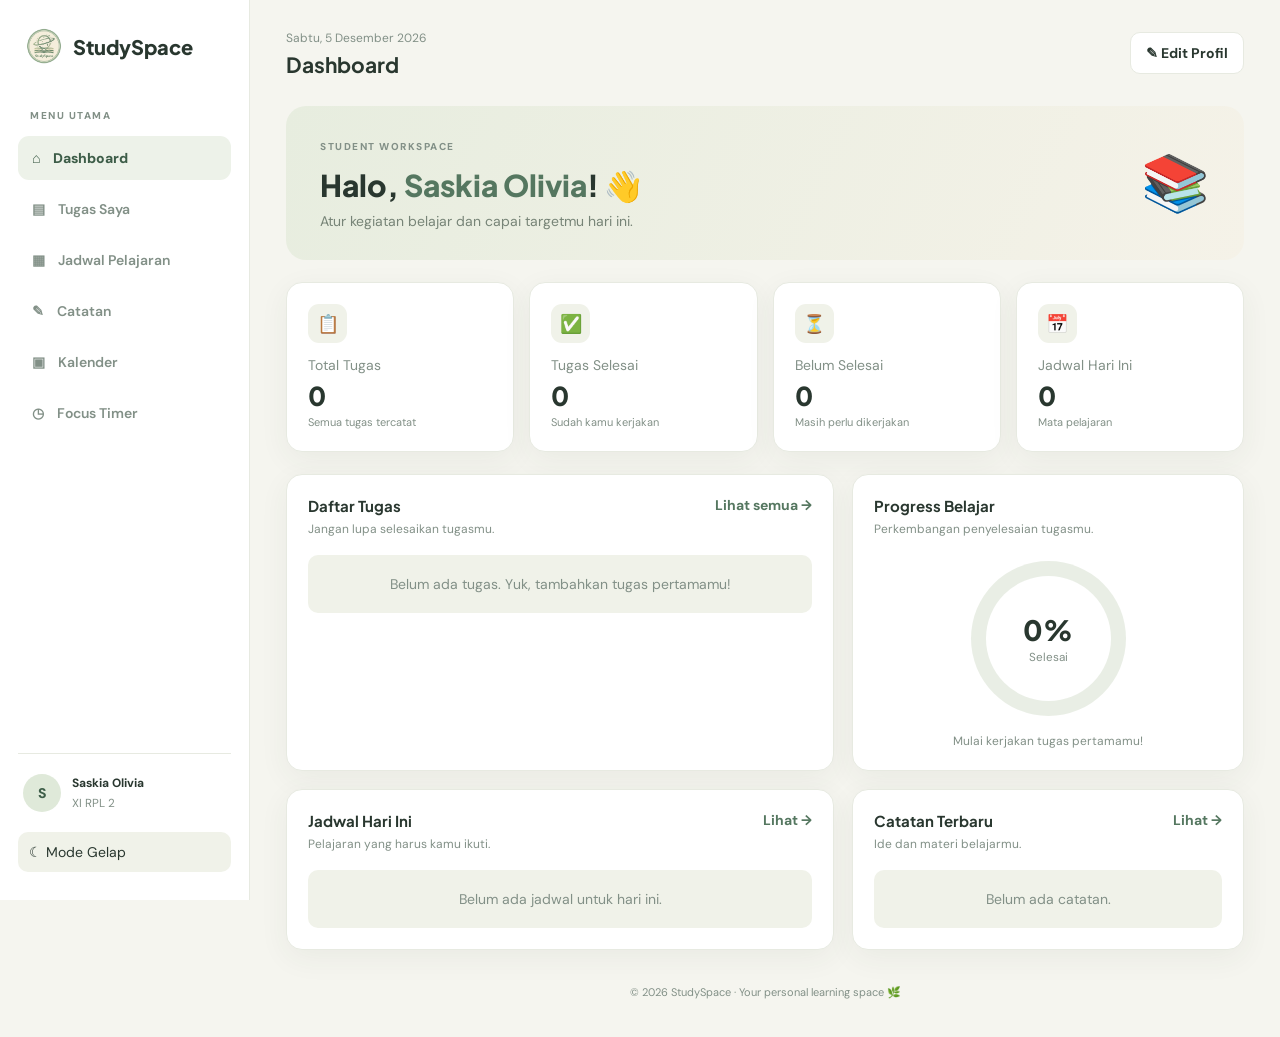
<file: index.html>
<!DOCTYPE html>
<html lang="id">
<head>
    <meta charset="UTF-8">
    <meta name="viewport" content="width=device-width, initial-scale=1.0">
    <title>StudySpace | Student Dashboard</title>
    <link rel="stylesheet" href="css/style.css">
    <link rel="icon" href="assets/logo.png">
</head>
<body>

<div class="app">
    <aside class="sidebar" id="sidebar">
        <div class="brand">
            <img src="assets/logo.png" alt="Logo">
            <span>StudySpace</span>
        </div>

        <p class="menu-label">MENU UTAMA</p>
        <nav>
            <a href="#dashboard" class="nav-link active" data-page="dashboard">⌂ <span>Dashboard</span></a>
            <a href="#tasks" class="nav-link" data-page="tasks">▤ <span>Tugas Saya</span></a>
            <a href="#schedule" class="nav-link" data-page="schedule">▦ <span>Jadwal Pelajaran</span></a>
            <a href="#notes" class="nav-link" data-page="notes">✎ <span>Catatan</span></a>
            <a href="#calendar" class="nav-link" data-page="calendar">▣ <span>Kalender</span></a>
            <a href="#focus" class="nav-link" data-page="focus">◷ <span>Focus Timer</span></a>
        </nav>

        <div class="sidebar-bottom">
            <div class="mini-profile">
                <div class="avatar" id="sideAvatar">S</div>
                <div>
                    <strong id="sideName">Siswa</strong>
                    <small id="sideClass">Pelajar</small>
                </div>
            </div>
            <button class="theme-button" id="themeButton">☾ <span>Mode Gelap</span></button>
        </div>
    </aside>

    <main class="main">
        <header class="topbar">
            <button class="menu-toggle" id="menuToggle">☰</button>
            <div>
                <span class="date-label" id="todayDate"></span>
                <h2 id="pageTitle">Dashboard</h2>
            </div>
            <button class="profile-button" id="editProfile">✎ Edit Profil</button>
        </header>

        <section class="page active" id="dashboard">
            <div class="welcome">
                <div>
                    <span class="eyebrow">STUDENT WORKSPACE</span>
                    <h1>Halo, <span id="welcomeName">Siswa</span>! 👋</h1>
                    <p>Atur kegiatan belajar dan capai targetmu hari ini.</p>
                </div>
                <div class="welcome-icon">📚</div>
            </div>

            <div class="stats-grid">
                <div class="stat-card">
                    <span class="stat-icon">📋</span>
                    <p>Total Tugas</p>
                    <h2 id="totalTasks">0</h2>
                    <small>Semua tugas tercatat</small>
                </div>
                <div class="stat-card">
                    <span class="stat-icon">✅</span>
                    <p>Tugas Selesai</p>
                    <h2 id="completedTasks">0</h2>
                    <small>Sudah kamu kerjakan</small>
                </div>
                <div class="stat-card">
                    <span class="stat-icon">⏳</span>
                    <p>Belum Selesai</p>
                    <h2 id="pendingTasks">0</h2>
                    <small>Masih perlu dikerjakan</small>
                </div>
                <div class="stat-card">
                    <span class="stat-icon">📅</span>
                    <p>Jadwal Hari Ini</p>
                    <h2 id="todaySchedule">0</h2>
                    <small>Mata pelajaran</small>
                </div>
            </div>

            <div class="dashboard-grid">
                <div class="panel">
                    <div class="panel-heading">
                        <div>
                            <h3>Daftar Tugas</h3>
                            <p>Jangan lupa selesaikan tugasmu.</p>
                        </div>
                        <button class="text-button" data-goto="tasks">Lihat semua →</button>
                    </div>
                    <div id="dashboardTasks" class="task-list"></div>
                </div>

                <div class="panel progress-panel">
                    <h3>Progress Belajar</h3>
                    <p>Perkembangan penyelesaian tugasmu.</p>
                    <div class="progress-circle" id="progressCircle">
                        <div>
                            <strong id="progressPercent">0%</strong>
                            <small>Selesai</small>
                        </div>
                    </div>
                    <p class="progress-caption" id="progressCaption">Mulai kerjakan tugas pertamamu!</p>
                </div>

                <div class="panel">
                    <div class="panel-heading">
                        <div>
                            <h3>Jadwal Hari Ini</h3>
                            <p>Pelajaran yang harus kamu ikuti.</p>
                        </div>
                        <button class="text-button" data-goto="schedule">Lihat →</button>
                    </div>
                    <div id="dashboardSchedule" class="schedule-list"></div>
                </div>

                <div class="panel">
                    <div class="panel-heading">
                        <div>
                            <h3>Catatan Terbaru</h3>
                            <p>Ide dan materi belajarmu.</p>
                        </div>
                        <button class="text-button" data-goto="notes">Lihat →</button>
                    </div>
                    <div id="dashboardNotes" class="notes-preview"></div>
                </div>
            </div>
        </section>

        <section class="page" id="tasks">
            <div class="section-heading">
                <div>
                    <h2>Daftar Tugas</h2>
                    <p>Kelola semua tugas sekolahmu di sini.</p>
                </div>
                <a class="primary-button" href="form.html">＋ Tambah Tugas</a>
            </div>
            <div class="toolbar">
                <input type="search" id="taskSearch" placeholder="Cari nama tugas...">
                <select id="taskFilter">
                    <option value="all">Semua tugas</option>
                    <option value="pending">Belum selesai</option>
                    <option value="completed">Selesai</option>
                </select>
            </div>
            <div id="allTasks" class="task-list full-list"></div>
        </section>

        <section class="page" id="schedule">
            <div class="section-heading">
                <div>
                    <h2>Jadwal Pelajaran</h2>
                    <p>Atur jadwal pelajaran mingguanmu.</p>
                </div>
            </div>
            <form id="scheduleForm" class="panel inline-form">
                <input id="subjectName" placeholder="Nama mata pelajaran" required>
                <select id="subjectDay" required>
                    <option value="">Pilih hari</option>
                    <option>Senin</option><option>Selasa</option>
                    <option>Rabu</option><option>Kamis</option>
                    <option>Jumat</option><option>Sabtu</option>
                </select>
                <input id="subjectTime" type="time" required>
                <button class="primary-button">Tambah Jadwal</button>
            </form>
            <div id="allSchedule" class="schedule-grid"></div>
        </section>

        <section class="page" id="notes">
            <div class="section-heading">
                <div>
                    <h2>Catatan Digital</h2>
                    <p>Simpan materi, ide, dan hal penting lainnya.</p>
                </div>
            </div>
            <form id="noteForm" class="panel note-form">
                <input id="noteTitle" placeholder="Judul catatan..." required>
                <textarea id="noteContent" rows="4" placeholder="Tulis catatanmu di sini..." required></textarea>
                <button class="primary-button">＋ Simpan Catatan</button>
            </form>
            <div id="allNotes" class="notes-grid"></div>
        </section>

        <section class="page" id="calendar">
            <div class="section-heading">
                <div>
                    <h2>Kalender Deadline</h2>
                    <p>Lihat tenggat waktu tugas-tugasmu.</p>
                </div>
            </div>
            <div class="panel calendar-panel">
                <div class="calendar-header">
                    <button id="prevMonth">←</button>
                    <h3 id="calendarTitle"></h3>
                    <button id="nextMonth">→</button>
                </div>
                <div class="calendar-grid" id="calendarGrid"></div>
            </div>
            <div class="panel deadline-panel">
                <h3>Daftar Deadline</h3>
                <div id="deadlineList"></div>
            </div>
        </section>

        <section class="page" id="focus">
            <div class="section-heading">
                <div>
                    <h2>Focus Timer</h2>
                    <p>Fokus belajar dengan teknik Pomodoro.</p>
                </div>
            </div>
            <div class="panel timer-panel">
                <span class="eyebrow">TIME TO FOCUS</span>
                <div class="timer-display" id="timerDisplay">25:00</div>
                <p id="timerMode">Waktu fokus belajar</p>
                <div class="timer-modes">
                    <button class="mode-button active" data-minutes="25" data-mode="Fokus belajar">Fokus 25 menit</button>
                    <button class="mode-button" data-minutes="5" data-mode="Istirahat singkat">Istirahat 5 menit</button>
                    <button class="mode-button" data-minutes="15" data-mode="Istirahat panjang">Istirahat 15 menit</button>
                </div>
                <div class="timer-controls">
                    <button class="primary-button" id="startTimer">Mulai</button>
                    <button class="secondary-button" id="resetTimer">Reset</button>
                </div>
                <p class="session-count">Sesi fokus selesai: <strong id="sessionCount">0</strong></p>
            </div>
        </section>

        <footer>© 2026 StudySpace · Your personal learning space 🌿</footer>
    </main>
</div>

<div class="modal" id="profileModal">
    <div class="modal-content">
        <button class="modal-close" id="closeProfile">×</button>
        <h2>Edit Profil</h2>
        <form id="profileForm">
            <label>Nama lengkap</label>
            <input id="profileName" required>
            <label>Kelas</label>
            <input id="profileClass" required>
            <label>Nama sekolah</label>
            <input id="profileSchool">
            <button class="primary-button">Simpan Profil</button>
        </form>
    </div>
</div>

<script src="js/script.js"></script>
</body>
</html>
</file>
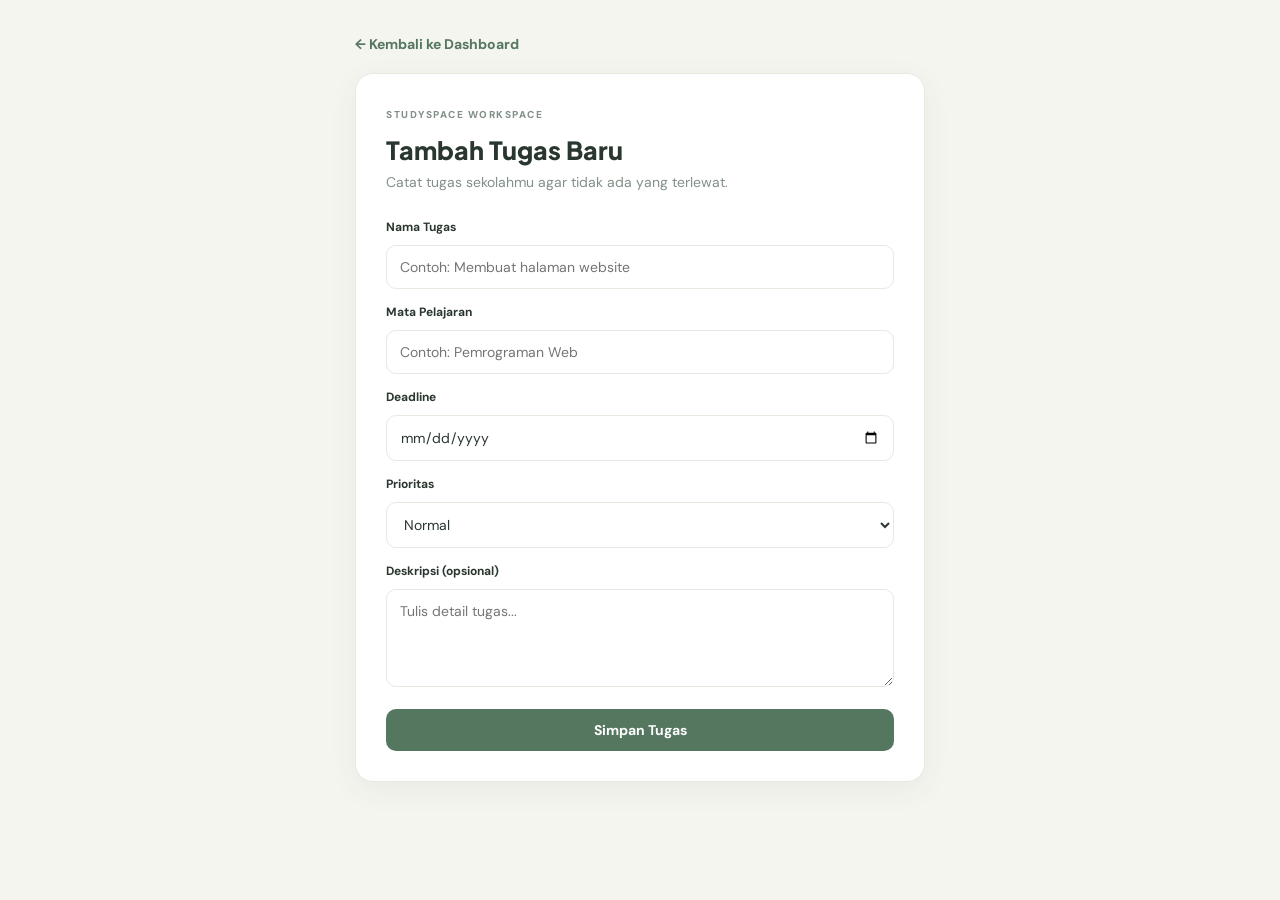
<file: form.html>
<!DOCTYPE html>
<html lang="id">
<head>
    <meta charset="UTF-8">
    <meta name="viewport" content="width=device-width, initial-scale=1.0">
    <title>Tambah Tugas | StudySpace</title>
    <link rel="stylesheet" href="css/style.css">
</head>
<body class="form-page">
    <div class="form-container">
        <a href="index.html#tasks" class="back-link">← Kembali ke Dashboard</a>

        <div class="form-card">
            <span class="eyebrow">STUDYSPACE WORKSPACE</span>
            <h1>Tambah Tugas Baru</h1>
            <p>Catat tugas sekolahmu agar tidak ada yang terlewat.</p>

            <form id="taskForm">
                <label for="taskName">Nama Tugas</label>
                <input type="text" id="taskName" placeholder="Contoh: Membuat halaman website" required>

                <label for="taskSubject">Mata Pelajaran</label>
                <input type="text" id="taskSubject" placeholder="Contoh: Pemrograman Web" required>

                <label for="taskDeadline">Deadline</label>
                <input type="date" id="taskDeadline" required>

                <label for="taskPriority">Prioritas</label>
                <select id="taskPriority">
                    <option value="Normal">Normal</option>
                    <option value="Penting">Penting</option>
                    <option value="Tinggi">Tinggi</option>
                </select>

                <label for="taskDescription">Deskripsi (opsional)</label>
                <textarea id="taskDescription" rows="4" placeholder="Tulis detail tugas..."></textarea>

                <button type="submit" class="primary-button full-button">Simpan Tugas</button>
            </form>
        </div>
    </div>

    <script src="js/script.js"></script>
</body>
</html>
</file>
<file: css/style.css>
@import url('https://fonts.googleapis.com/css2?family=DM+Sans:wght@400;500;600;700;800&family=Plus+Jakarta+Sans:wght@500;600;700;800&display=swap');

:root {
    --bg: #f5f5ef;
    --surface: #ffffff;
    --surface2: #f0f2e9;
    --text: #29372f;
    --muted: #829087;
    --green: #557760;
    --green-dark: #3d5d48;
    --border: #e7eae1;
    --shadow: 0 8px 30px rgba(43, 65, 49, .06);
}

* { box-sizing: border-box; margin: 0; padding: 0; }

body {
    background: var(--bg);
    color: var(--text);
    font-family: 'DM Sans', sans-serif;
    font-size: 14px;
}

button, input, select, textarea { font: inherit; }
button, a { -webkit-tap-highlight-color: transparent; }
a { color: inherit; text-decoration: none; }
button { cursor: pointer; }

.app { display: flex; min-height: 100vh; }

.sidebar {
    width: 250px;
    background: var(--surface);
    border-right: 1px solid var(--border);
    padding: 28px 18px;
    display: flex;
    flex-direction: column;
    position: fixed;
    inset: 0 auto 0 0;
    z-index: 20;
}

.brand {
    display: flex;
    align-items: center;
    gap: 11px;
    font: 800 20px 'Plus Jakarta Sans';
    margin: 0 8px 45px;
}

.brand img { width: 36px; height: 36px; }

.menu-label, .eyebrow {
    color: var(--muted);
    font-size: 10px;
    letter-spacing: 1.5px;
    font-weight: 800;
}

.menu-label { margin: 0 12px 14px; }

.sidebar nav { display: grid; gap: 7px; }

.nav-link {
    display: flex;
    align-items: center;
    gap: 13px;
    padding: 13px 14px;
    border-radius: 11px;
    color: var(--muted);
    font-weight: 600;
    transition: .2s;
}

.nav-link:hover, .nav-link.active {
    color: var(--green-dark);
    background: #edf2e9;
}

.nav-link.active { font-weight: 800; }

.sidebar-bottom { margin-top: auto; }

.mini-profile {
    border-top: 1px solid var(--border);
    padding: 20px 5px;
    display: flex;
    align-items: center;
    gap: 11px;
}

.avatar {
    width: 38px;
    height: 38px;
    border-radius: 50%;
    background: #dfe9d9;
    color: var(--green-dark);
    display: grid;
    place-items: center;
    font-weight: 800;
}

.mini-profile strong, .mini-profile small { display: block; }
.mini-profile strong { font-size: 12px; }
.mini-profile small { color: var(--muted); margin-top: 4px; }

.theme-button, .menu-toggle {
    border: 0;
    background: var(--surface2);
    color: var(--text);
    padding: 11px;
    border-radius: 10px;
}

.theme-button { width: 100%; text-align: left; }

.main {
    margin-left: 250px;
    width: calc(100% - 250px);
    padding: 28px 36px;
    max-width: 1700px;
}

.topbar {
    display: flex;
    align-items: center;
    justify-content: space-between;
    margin-bottom: 28px;
}

.topbar h2 {
    font: 700 21px 'Plus Jakarta Sans';
    margin-top: 5px;
}

.date-label { color: var(--muted); font-size: 12px; }
.profile-button, .secondary-button {
    border: 1px solid var(--border);
    background: var(--surface);
    color: var(--text);
    padding: 11px 15px;
    border-radius: 10px;
    font-weight: 700;
}

.menu-toggle { display: none; }

.page { display: none; }
.page.active { display: block; }

.welcome {
    padding: 30px 34px;
    background: linear-gradient(115deg, #e7eddf, #f5f2e8);
    border-radius: 20px;
    display: flex;
    justify-content: space-between;
    align-items: center;
    margin-bottom: 22px;
}

.welcome h1 {
    font: 800 clamp(22px, 3vw, 30px) 'Plus Jakarta Sans';
    margin: 12px 0 8px;
}

.welcome h1 span { color: var(--green); }
.welcome p { color: #778477; }
.welcome-icon { font-size: 55px; }

.stats-grid {
    display: grid;
    grid-template-columns: repeat(4, 1fr);
    gap: 15px;
    margin-bottom: 22px;
}

.stat-card, .panel {
    background: var(--surface);
    border: 1px solid var(--border);
    border-radius: 16px;
    padding: 21px;
    box-shadow: var(--shadow);
}

.stat-icon {
    width: 39px;
    height: 39px;
    background: var(--surface2);
    display: grid;
    place-items: center;
    border-radius: 11px;
    font-size: 18px;
}

.stat-card p { color: var(--muted); margin: 13px 0 5px; }
.stat-card h2 { font: 800 26px 'Plus Jakarta Sans'; }
.stat-card small { color: var(--muted); font-size: 11px; }

.dashboard-grid {
    display: grid;
    grid-template-columns: 1.4fr 1fr;
    gap: 18px;
}

.panel-heading {
    display: flex;
    justify-content: space-between;
    align-items: flex-start;
    gap: 10px;
    margin-bottom: 18px;
}

.panel h3 { font: 700 15px 'Plus Jakarta Sans'; }
.panel-heading p, .panel > p { color: var(--muted); font-size: 12px; margin-top: 6px; }

.text-button {
    border: 0;
    background: none;
    color: var(--green);
    font-weight: 700;
    white-space: nowrap;
}

.task-list, .schedule-list, .notes-preview { display: grid; gap: 10px; }

.task-item {
    display: flex;
    align-items: center;
    gap: 12px;
    padding: 13px;
    border: 1px solid var(--border);
    border-radius: 12px;
}

.task-check {
    width: 19px;
    height: 19px;
    accent-color: var(--green);
    flex-shrink: 0;
}

.task-info { flex: 1; min-width: 0; }
.task-info strong { display: block; font-size: 13px; overflow-wrap: anywhere; }
.task-info small { color: var(--muted); display: block; margin-top: 5px; }

.task-item.done .task-info strong {
    text-decoration: line-through;
    color: var(--muted);
}

.task-actions { display: flex; gap: 5px; }
.icon-button {
    border: 0;
    background: var(--surface2);
    padding: 7px 9px;
    border-radius: 8px;
    color: var(--text);
}

.priority {
    font-size: 10px;
    border-radius: 20px;
    padding: 5px 8px;
    background: #f1f0e5;
    color: #88784a;
}

.priority.Tinggi { background: #fae9e4; color: #b25b48; }
.priority.Penting { background: #f8f0dc; color: #9a7937; }

.progress-panel { text-align: center; }
.progress-panel h3, .progress-panel > p { text-align: left; }

.progress-circle {
    width: 155px;
    height: 155px;
    border-radius: 50%;
    margin: 24px auto 17px;
    background: conic-gradient(var(--green) 0%, #e9eee5 0%);
    display: grid;
    place-items: center;
    position: relative;
}

.progress-circle::before {
    content: "";
    position: absolute;
    width: 125px;
    height: 125px;
    border-radius: 50%;
    background: var(--surface);
}

.progress-circle div { position: relative; z-index: 1; }
.progress-circle strong { display: block; font: 800 28px 'Plus Jakarta Sans'; }
.progress-circle small { color: var(--muted); }
.progress-caption { text-align: center !important; }

.schedule-row {
    display: flex;
    justify-content: space-between;
    padding: 12px;
    background: var(--surface2);
    border-radius: 10px;
}

.schedule-row strong { font-size: 12px; }
.schedule-row small { color: var(--muted); }

.note-preview-item {
    padding: 12px;
    border-left: 3px solid #93a98d;
    background: var(--surface2);
    border-radius: 8px;
}

.note-preview-item strong { display: block; }
.note-preview-item small { color: var(--muted); }

.section-heading {
    display: flex;
    justify-content: space-between;
    align-items: center;
    gap: 15px;
    margin-bottom: 22px;
}

.section-heading h2 { font: 800 23px 'Plus Jakarta Sans'; }
.section-heading p { color: var(--muted); margin-top: 6px; }

.primary-button {
    display: inline-flex;
    justify-content: center;
    align-items: center;
    border: 0;
    background: var(--green);
    color: white;
    border-radius: 10px;
    padding: 12px 17px;
    font-weight: 700;
    transition: .2s;
}

.primary-button:hover { background: var(--green-dark); transform: translateY(-1px); }

.toolbar { display: flex; gap: 12px; margin-bottom: 18px; }

input, select, textarea {
    width: 100%;
    border: 1px solid var(--border);
    border-radius: 10px;
    padding: 12px 13px;
    background: var(--surface);
    color: var(--text);
    outline: none;
}

input:focus, select:focus, textarea:focus { border-color: var(--green); }
.toolbar input { max-width: 420px; }
.toolbar select { max-width: 190px; }
.full-list { gap: 12px; }

.inline-form {
    display: grid;
    grid-template-columns: 1.5fr 1fr 140px auto;
    gap: 10px;
    margin-bottom: 20px;
    align-items: center;
}

.schedule-grid { display: grid; grid-template-columns: repeat(2, 1fr); gap: 12px; }

.schedule-card {
    padding: 17px;
    background: var(--surface);
    border: 1px solid var(--border);
    border-radius: 13px;
    display: flex;
    align-items: center;
    justify-content: space-between;
    gap: 10px;
}

.schedule-card strong { display: block; }
.schedule-card small { color: var(--muted); display: block; margin-top: 5px; }

.note-form { display: grid; gap: 12px; margin-bottom: 20px; }
.note-form button { justify-self: start; }

.notes-grid { display: grid; grid-template-columns: repeat(3, 1fr); gap: 14px; }

.note-card {
    background: var(--surface);
    border: 1px solid var(--border);
    border-radius: 14px;
    padding: 18px;
    min-height: 145px;
    display: flex;
    flex-direction: column;
    gap: 10px;
}

.note-card p { color: var(--muted); white-space: pre-wrap; overflow-wrap: anywhere; }
.note-card small { color: var(--muted); margin-top: auto; }
.note-card button { align-self: flex-end; }

.calendar-panel { margin-bottom: 18px; }
.calendar-header { display: flex; justify-content: space-between; align-items: center; margin-bottom: 20px; }
.calendar-header button { border: 0; background: var(--surface2); padding: 10px 15px; border-radius: 9px; }
.calendar-grid { display: grid; grid-template-columns: repeat(7, 1fr); gap: 7px; }
.calendar-cell {
    min-height: 70px;
    padding: 9px;
    background: var(--surface2);
    border-radius: 9px;
    font-size: 12px;
}
.calendar-cell.day-name { min-height: auto; background: none; color: var(--muted); font-weight: 800; text-align: center; }
.calendar-cell.today { outline: 2px solid var(--green); }
.calendar-cell.has-deadline::after { content: "●"; display: block; color: #bd805d; margin-top: 7px; }
.deadline-panel { margin-bottom: 20px; }
.deadline-item { padding: 12px 0; border-bottom: 1px solid var(--border); }
.deadline-item:last-child { border: 0; }

.timer-panel { max-width: 650px; margin: 30px auto; text-align: center; padding: 40px 20px; }
.timer-display { font: 800 clamp(55px, 12vw, 85px) 'Plus Jakarta Sans'; margin: 20px 0; color: var(--green); }
.timer-modes, .timer-controls { display: flex; justify-content: center; flex-wrap: wrap; gap: 9px; margin-top: 20px; }
.mode-button { border: 1px solid var(--border); background: var(--surface); padding: 10px 13px; border-radius: 9px; color: var(--text); }
.mode-button.active { background: var(--surface2); border-color: var(--green); color: var(--green-dark); }
.session-count { margin-top: 25px; color: var(--muted); }

footer { text-align: center; padding: 35px 10px 10px; color: var(--muted); font-size: 11px; }

.modal {
    display: none;
    position: fixed;
    inset: 0;
    background: rgba(20, 30, 22, .45);
    z-index: 50;
    align-items: center;
    justify-content: center;
    padding: 18px;
}

.modal.show { display: flex; }
.modal-content {
    width: 100%;
    max-width: 430px;
    background: var(--surface);
    border-radius: 18px;
    padding: 28px;
    position: relative;
}
.modal-content h2 { margin-bottom: 20px; }
.modal-close { position: absolute; right: 17px; top: 13px; border: 0; background: none; font-size: 25px; color: var(--muted); }
.modal-content form { display: grid; gap: 10px; }
.modal-content label, .form-card label { font-weight: 700; font-size: 12px; margin-top: 5px; }

.form-page { min-height: 100vh; padding: 35px 18px; }
.form-container { max-width: 570px; margin: auto; }
.back-link { display: inline-block; margin-bottom: 20px; color: var(--green); font-weight: 700; }
.form-card { background: var(--surface); padding: 30px; border: 1px solid var(--border); border-radius: 18px; box-shadow: var(--shadow); }
.form-card h1 { font: 800 25px 'Plus Jakarta Sans'; margin: 12px 0 7px; }
.form-card > p { color: var(--muted); margin-bottom: 23px; }
.form-card form { display: grid; gap: 10px; }
.full-button { width: 100%; margin-top: 12px; }

.empty-state { color: var(--muted); padding: 20px; text-align: center; background: var(--surface2); border-radius: 10px; }

body.dark {
    --bg: #18221c;
    --surface: #222f26;
    --surface2: #2c3a30;
    --text: #edf2e9;
    --muted: #a3b0a4;
    --green: #8eae91;
    --green-dark: #b2cbb1;
    --border: #35463a;
    --shadow: 0 8px 30px rgba(0,0,0,.12);
}

body.dark .welcome { background: linear-gradient(115deg, #2d4133, #343d32); }
body.dark .welcome p { color: #c0cbbd; }
body.dark .nav-link:hover, body.dark .nav-link.active { background: #34483a; }
body.dark .avatar { background: #405945; color: white; }
body.dark .priority { background: #494332; color: #e4c985; }
body.dark .priority.Tinggi { background: #553c37; color: #f0b3a3; }

@media (max-width: 1050px) {
    .sidebar { width: 220px; }
    .main { margin-left: 220px; width: calc(100% - 220px); padding: 25px 22px; }
    .stats-grid { grid-template-columns: repeat(2, 1fr); }
    .inline-form { grid-template-columns: 1fr 1fr; }
    .notes-grid { grid-template-columns: repeat(2, 1fr); }
}

@media (max-width: 720px) {
    .sidebar { transform: translateX(-100%); transition: .25s; width: 260px; }
    .sidebar.open { transform: translateX(0); }
    .main { margin-left: 0; width: 100%; padding: 20px 15px; }
    .menu-toggle { display: block; margin-right: 10px; }
    .topbar { justify-content: flex-start; gap: 8px; }
    .topbar > div { flex: 1; }
    .profile-button { font-size: 11px; padding: 9px; }
    .welcome { padding: 23px 20px; }
    .welcome-icon { font-size: 38px; }
    .dashboard-grid { grid-template-columns: 1fr; }
    .stats-grid { gap: 10px; }
    .stat-card { padding: 15px; }
    .stat-card h2 { font-size: 23px; }
    .section-heading { align-items: flex-start; flex-direction: column; }
    .toolbar { flex-direction: column; }
    .toolbar input, .toolbar select { max-width: none; }
    .inline-form { grid-template-columns: 1fr; }
    .schedule-grid, .notes-grid { grid-template-columns: 1fr; }
    .calendar-cell { min-height: 48px; padding: 6px; }
    .timer-panel { padding: 30px 12px; }
}

@media (max-width: 390px) {
    .welcome h1 { font-size: 21px; }
    .welcome-icon { display: none; }
    .stat-card small { font-size: 10px; }
    .task-item { padding: 10px; }
}
</file>
